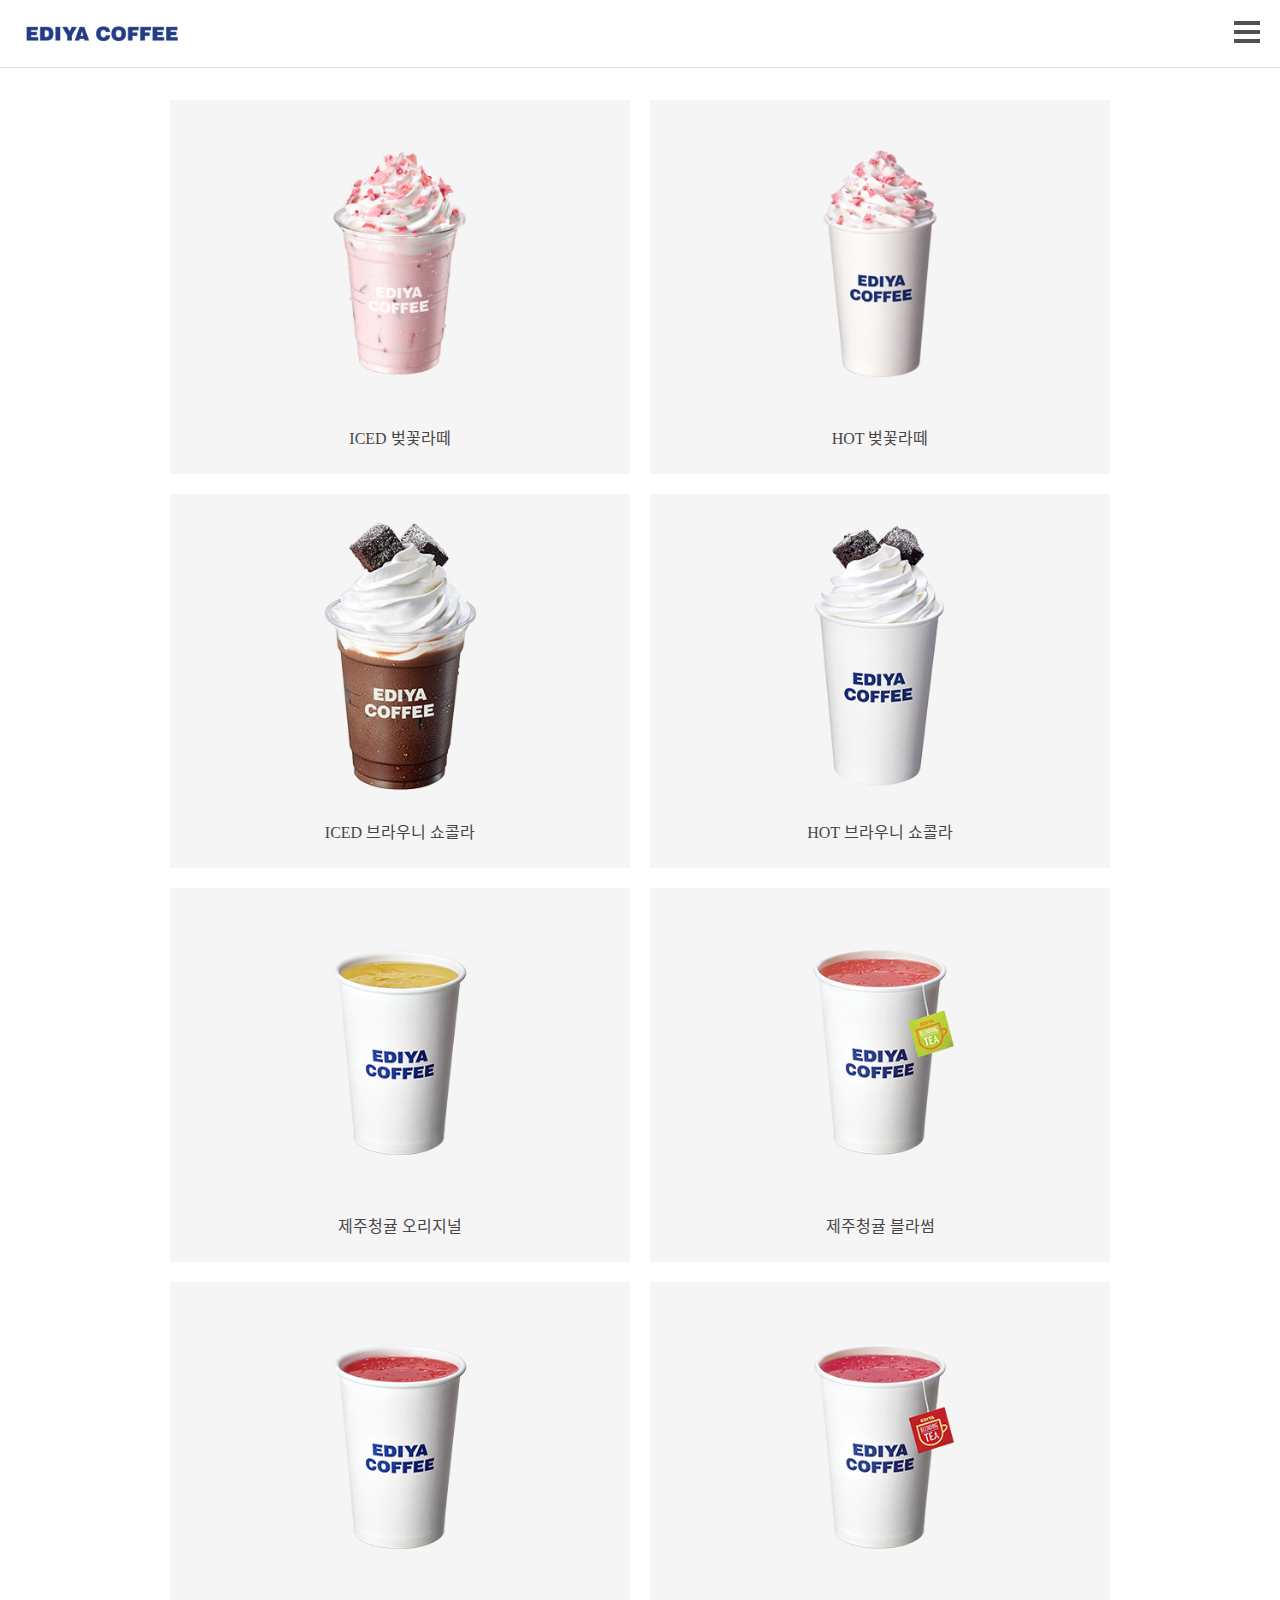
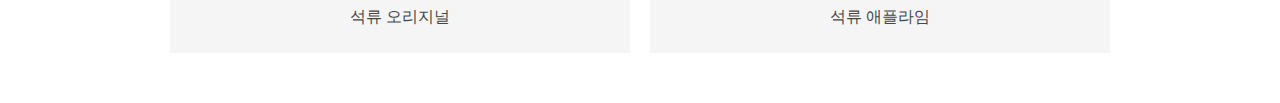
<file: [Chapter 4] 인터랙션 디자인 (JavaScript 스크립팅)/exam/offCanvas-toggleUI/index.html>
<!DOCTYPE html>
<html lang="ko-KR">
<head>
  <meta charset="UTF-8">
  <title>Document</title>
  <link rel="stylesheet" href="./style.css">
</head>
<body>
  <header class="app-header">
  <h1 class="brand">
    <a href="https://www.ediya.com/" target="_blank">
      <span class="a11y-hidden">EDIYA COFFEE</span>
    </a>
  </h1>
  <button type="button" class="button is-open">
    <img src="./images/navigation-button.gif" alt="메뉴 열기">
  </button>
  <nav hidden class="app-navigation">
    <ul class="reset-list">
      <li><a href="#">메뉴</a></li>
      <li><a href="#">이디야멤버스</a></li>
      <li><a href="#">이디야커피랩</a></li>
      <li><a href="#">이디야컬쳐랩</a></li>
      <li><a href="#">공지사항</a></li>
      <li><a href="#">매장찾기</a></li>
    </ul>
    <button type="button" class="button is-close-menu" aria-label="메뉴 닫기">×</button>
  </nav>
</header>
<main class="app-main">
  <ul class="ediya-menu reset-list">
    <li class="ediya-menu__item">
      <a href="#">
        <figure>
          <img src="./images/ICED-벚꽃라떼.png" alt width="323" height="323">
          <figcaption>ICED 벚꽃라떼</figcaption>
        </figure>
      </a>
      <div hidden class="ediya-menu__item--detail">
          <strong class="ediya-menu__item--name">ICED 벚꽃라떼<span lang="en">Cherry Blossom Latte</span></strong>
          <p>은은한 벚꽃향과 라즈베리 화이트 초콜릿 토핑이 올라간 핑크빛 라떼</p>
          <div class="ediya-menu__item--multi-column is-2">
            <p>
              <span>칼로리<b>(393kcal)</b></span>
              <span>당류<b>(35g)</b></span>
              <span>단백질<b>(7g)</b></span>
              <span>포화지방<b>(18.6g)</b></span>
              <span>나트륨<b>(149mg)</b></span>
              <span>카페인<b>(0mg)</b></span>
            </p>
          </div>
          <button type="button" class="button is-close-panel" aria-label="아이템 소개 패널 닫기">×</button>
        </div>
    </li>
    <li class="ediya-menu__item">
      <a href="#" target="_blank">
        <figure>
          <img src="./images/HOT-벚꽃라떼.png" alt width="323" height="323">
          <figcaption>HOT 벚꽃라떼</figcaption>
        </figure>
      </a>
      <div hidden class="ediya-menu__item--detail">
          <strong class="ediya-menu__item--name">HOT 벚꽃라떼<span lang="en">Cherry Blossom Latte</span></strong>
          <p>은은한 벚꽃향과 라즈베리 화이트 초콜릿 토핑이 올라간 핑크빛 라떼</p>
          <div class="ediya-menu__item--multi-column is-2">
            <p>
              <span>칼로리<b>(430kcal)</b></span>
              <span>당류<b>(38g)</b></span>
              <span>단백질<b>(10g)</b></span>
              <span>포화지방<b>(19.0g)</b></span>
              <span>나트륨<b>(190mg)</b></span>
              <span>카페인<b>(0mg)</b></span>
            </p>
          </div>
          <button type="button" class="button is-close-panel" aria-label="아이템 소개 패널 닫기">×</button>
        </div>
    </li>
    <li class="ediya-menu__item">
      <a href="#" target="_blank">
        <figure>
          <img src="./images/ICED-브라우니-쇼콜라.png" alt width="323" height="323">
          <figcaption>ICED 브라우니 쇼콜라</figcaption>
        </figure>
      </a>
      <div hidden class="ediya-menu__item--detail">
          <strong class="ediya-menu__item--name">ICED 브라우니 쇼콜라<span lang="en">Brownie Chocolate</span></strong>
          <p>깊고 진한 초콜릿의 맛에 부드러운 휘핑크림과 브라우니를 함께 어울러져 고급스러운 디저트 같은 초콜릿 음료</p>
          <div class="ediya-menu__item--multi-column is-2">
            <p>
              <span>칼로리<b>(503kcal)</b></span>
              <span>당류<b>(42g)</b></span>
              <span>단백질<b>(9g)</b></span>
              <span>포화지방<b>(20.8g)</b></span>
              <span>나트륨<b>(262mg)</b></span>
              <span>카페인<b>(12mg)</b></span>
            </p>
          </div>
          <button type="button" class="button is-close-panel" aria-label="아이템 소개 패널 닫기">×</button>
        </div>
    </li>
    <li class="ediya-menu__item">
      <a href="#" target="_blank">
        <figure>
          <img src="./images/HOT-브라우니-쇼콜라.png" alt width="323" height="323">
          <figcaption>HOT 브라우니 쇼콜라</figcaption>
        </figure>
      </a>
      <div hidden class="ediya-menu__item--detail">
          <strong class="ediya-menu__item--name">HOT 브라우니 쇼콜라<span lang="en">Brownie Chocolate</span></strong>
          <p>깊고 진한 초콜릿의 맛에 부드러운 휘핑크림과 브라우니를 함께 어울러져 고급스러운 디저트 같은 초콜릿 음료</p>
          <div class="ediya-menu__item--multi-column is-2">
            <p>
              <span>칼로리<b>(503kcal)</b></span>
              <span>당류<b>(42g)</b></span>
              <span>단백질<b>(9g)</b></span>
              <span>포화지방<b>(20.9g)</b></span>
              <span>나트륨<b>(299mg)</b></span>
              <span>카페인<b>(12mg)</b></span>
            </p>
          </div>
          <button type="button" class="button is-close-panel" aria-label="아이템 소개 패널 닫기">×</button>
        </div>
    </li>
    <li class="ediya-menu__item">
      <a href="#" target="_blank">
        <figure>
          <img src="./images/제주청귤-오리지널.png" alt width="323" height="323">
          <figcaption>제주청귤 오리지널</figcaption>
        </figure>
      </a>
      <div hidden class="ediya-menu__item--detail">
          <strong class="ediya-menu__item--name">제주청귤 오리지널<span lang="en">Jeju Green Tangerine Tea</span></strong>
          <p>청정 제주지역에서 자라난 귀한 청귤의 풍부한 과육을 맛볼 수 있는 새콤달콤한 홈메이드 스타일 과일차</p>
          <div class="ediya-menu__item--multi-column is-2">
            <p>
              <span>칼로리<b>(218kcal)</b></span>
              <span>당류<b>(51g)</b></span>
              <span>단백질<b>(0g)</b></span>
              <span>포화지방<b>(0.1g)</b></span>
              <span>나트륨<b>(4mg)</b></span>
              <span>카페인<b>(0mg)</b></span>
            </p>
          </div>
          <button type="button" class="button is-close-panel" aria-label="아이템 소개 패널 닫기">×</button>
        </div>
    </li>
    <li class="ediya-menu__item">
      <a href="#" target="_blank">
        <figure>
          <img src="./images/제주청귤-블라썸.png" alt width="323" height="323">
          <figcaption>제주청귤 블라썸</figcaption>
        </figure>
      </a>
      <div hidden class="ediya-menu__item--detail">
          <strong class="ediya-menu__item--name">제주청귤 블라썸<span lang="en">Jeju Green Tangerine Blossom</span></strong>
          <p>청귤의 새콤함이 복숭아, 포도 등의 다양한 과일향과 함께 어우러져 밸런스가 훌륭한 블렌딩티</p>
          <div class="ediya-menu__item--multi-column is-2">
            <p>
              <span>칼로리<b>(202kcal)</b></span>
              <span>당류<b>(46g)</b></span>
              <span>단백질<b>(1g)</b></span>
              <span>포화지방<b>(0.1g)</b></span>
              <span>나트륨<b>(5mg)</b></span>
              <span>카페인<b>(0mg)</b></span>
            </p>
          </div>
          <button type="button" class="button is-close-panel" aria-label="아이템 소개 패널 닫기">×</button>
        </div>
    </li>
    <li class="ediya-menu__item">
      <a href="#" target="_blank">
        <figure>
          <img src="./images/석류-오리지널.png" alt width="323" height="323">
          <figcaption>석류 오리지널</figcaption>
        </figure>
      </a>
      <div hidden class="ediya-menu__item--detail">
          <strong class="ediya-menu__item--name">석류 오리지널<span lang="en">Pomegranate Tea</span></strong>
          <p>석류 특유의 산뜻한 향과 깔끔한 뒷맛이 느껴지며, 과육이 한알 한알 살아있는 붉은 빛의 매력적인 과일차</p>
          <div class="ediya-menu__item--multi-column is-2">
            <p>
              <span>칼로리<b>(210kcal)</b></span>
              <span>당류<b>(42g)</b></span>
              <span>단백질<b>(0g)</b></span>
              <span>포화지방<b>(0.1g)</b></span>
              <span>나트륨<b>(5mg)</b></span>
              <span>카페인<b>(0mg)</b></span>
            </p>
          </div>
          <button type="button" class="button is-close-panel" aria-label="아이템 소개 패널 닫기">×</button>
        </div>
    </li>
    <li class="ediya-menu__item">
      <a href="#" target="_blank">
        <figure>
          <img src="./images/석류-애플라임.png" alt width="323" height="323">
          <figcaption>석류 애플라임</figcaption>
        </figure>
      </a>
      <div hidden class="ediya-menu__item--detail">
          <strong class="ediya-menu__item--name">석류 애플라임<span lang="en">Pomegranate Apple Lime</span></strong>
          <p>산뜻한 석류에 다양한 과일과 꽃, 그리고 샴페인의 향이 더해져 보다 깊고 중후한 맛이 느껴지는 블렌딩티</p>
          <div class="ediya-menu__item--multi-column is-2">
            <p>
              <span>칼로리<b>(220kcal)</b></span>
              <span>당류<b>(42g)</b></span>
              <span>단백질<b>(1g)</b></span>
              <span>포화지방<b>(0.1g)</b></span>
              <span>나트륨<b>(7mg)</b></span>
              <span>카페인<b>(0mg)</b></span>
            </p>
          </div>
          <button type="button" class="button is-close-panel" aria-label="아이템 소개 패널 닫기">×</button>
        </div>
    </li>
  </ul>
</main>
<script src="./ui.js"></script>
</body>
</html>
</file>
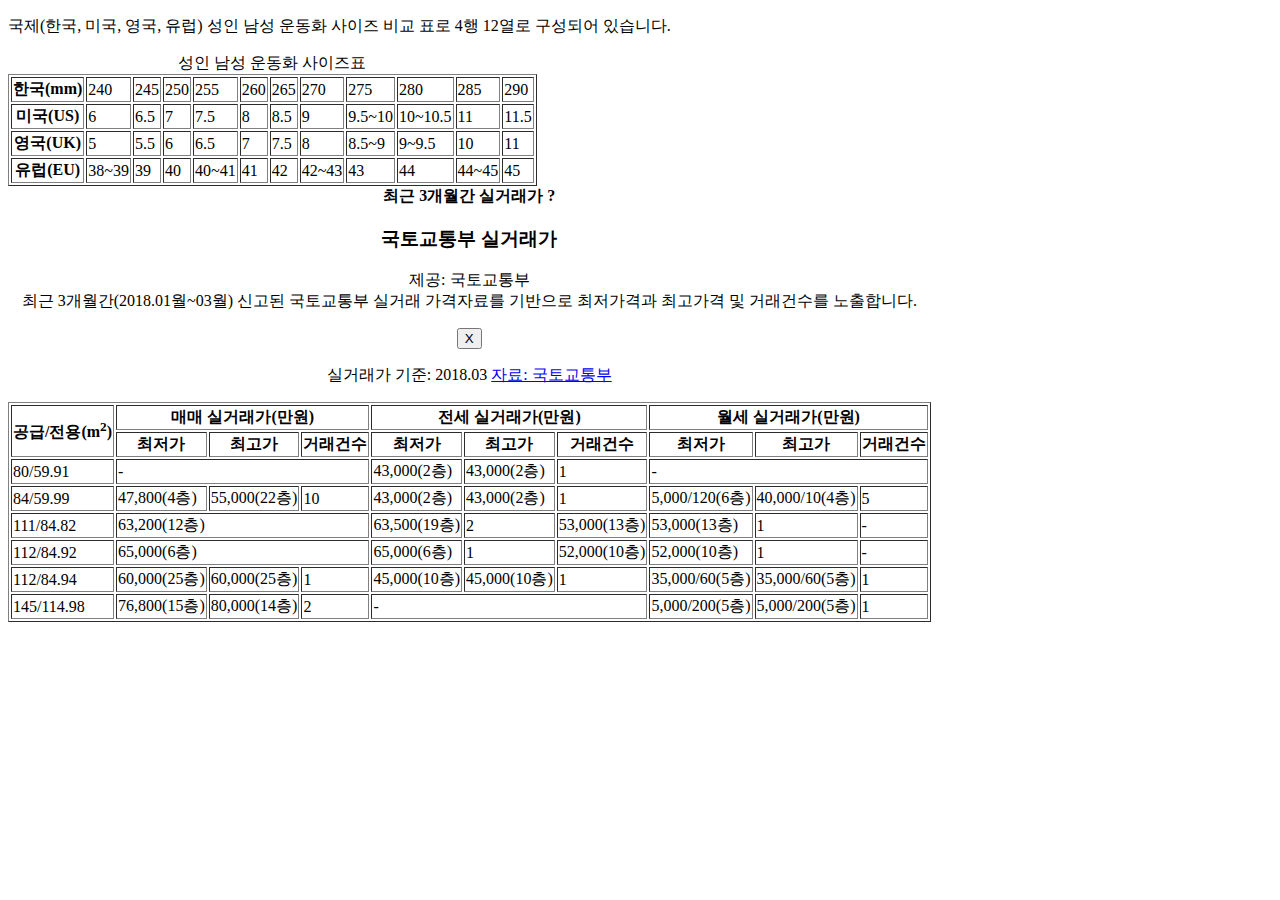
<file: structure-exam/tabular.html>
<!DOCTYPE html>
<html lang="ko-KR">
<head>
  <meta charset="UTF-8">
  <title>HTML 테이블(Table) 요소들</title>
  <style>
    .a11y-hidden {
      overflow: hidden;
      position: absolute;
      clip:     rect(0,0,0,0);
      width:    1px;
      height:   1px;
      margin:   -1px;
      border:   0;
      padding:  0;
    }
    caption.a11y-hidden { position: static; }
  </style>
</head>
<body>

  <!--

    <table> 요소
      - 테이블 몸체에 해당되며, 행(row)/열(column) 및 셀(cell)을 포함한다.
        복잡한 내용을 x, y축에 따라 이해하기 쉽게 데이터를 구조화하는데 테이블을 사용한다.
        가장 좋은 테이블 디자인은 최대한 단순하게 표를 구성하는 것이다.
        테이블 내 테이블을 중첩해서는 안된다.
        테이블을 레이아웃(배치) 목적으로 사용해서는 안된다.
        border 속성을 사용해 테두리를 그릴 수 있다. (CSS로 대체하는 것이 좋다)

    <caption> 요소
      - 테이블의 제목을 명시적으로 제공하며, 제작자는 표의 내용을 이해할 수 있도록 정보를 제공해야 함.
        테이블 내용이 복잡해 설명이 필요하다면 아래 나열된 방법 중 하나를 선택해 기술해야 한다.

      [설명(summary)을 추가하는 방법]
        1. aria-describedby 속성을 사용해 설명 단락(paragraph)을 연결
        2. <figure> 요소에 aria-labelledby 속성을 사용해 제목(caption)을 연결

    <tr> 요소
      - 테이블의 행(row)을 말하며 내부에 셀 제목(header), 셀 내용(data)을 포함한다.
      -

    <th> 요소
      - 테이블 셀 제목(header cell in a table)으로 행(tr) 내부에 포함되어야 한다.

        [속성]
          scope: 행(row) 또는 열(col), 행그룹(rowgroup), 열그룹(colgroup)의 제목임을 명시
          abbr: 제목이 길어 축약(Abbreviation)이 필요할 때 사용
          colspan: 열(column)을 그룹 지을 때 사용
          rowspan: 행(row)을 그룹 지을 때 사용

    <td> 요소
      - 테이블 셀 내용(data cell in a table)으로 행(tr) 내부에 포함되어야 한다.

        [속성]
          colspan: 열(column)을 그룹 지을 때 사용
          rowspan: 행(row)을 그룹 지을 때 사용
          headers: 셀 제목을 하나 이상 연결하여 읽기 용이하도록 구성할 때 사용

    <thead> 요소
      - 테이블 행 블록(row block) 내에 제목 열 그룹(column headers)으로 구성할 경우 사용한다.
        선택적(option)으로 사용한다. (필수 아님)

    <tbody> 요소
      - 행 블록 내에 테이블 데이터로 구성할 때 사용한다.
        선택적(option)으로 사용한다. (필수 아님)

    <tfoot> 요소
      - 행 블록 내에 열 요약(column summaries)로 구성할 때 사용한다.
        선택적(option)으로 사용한다. (필수 아님)

    <col> 요소
      - 테이블 열(column)을 하나 이상 묶고자 할 때 사용한다.
        일반적으로 colgroup 요소 내부에 포함시킨다.
        선택적(option)으로 사용한다. (필수 아님)

      [속성]
        span: 열 묶음 개수 설정

    <colgroup> 요소
      - 테이블 열(column) 그룹을 만들고자 할 때 사용한다.
        내부에 col 요소를 포함하거나, 포함하지 않을 수 있다.
        선택적(option)으로 사용한다. (필수 아님)

      [속성]
        span: colgroup 요소가 col을 포함하지 않을 경우, 열 묶음 개수 설정

  -->

  <!-- 간단한 표 -->
<p id="compare-shoes-table">국제(한국, 미국, 영국, 유럽) 성인 남성 운동화 사이즈 비교 표로 4행 12열로 구성되어 있습니다.</p>
<table border="1" aria-describedby="compare-shoes-table">
  <caption>성인 남성 운동화 사이즈표</caption>
  <tr>
    <th scope="row">한국(mm)</th>
    <td>240</td>
    <td>245</td>
    <td>250</td>
    <td>255</td>
    <td>260</td>
    <td>265</td>
    <td>270</td>
    <td>275</td>
    <td>280</td>
    <td>285</td>
    <td>290</td>
  </tr>
  <tr>
    <th scope="row">미국(US)</th>
    <td>6</td>
    <td>6.5</td>
    <td>7</td>
    <td>7.5</td>
    <td>8</td>
    <td>8.5</td>
    <td>9</td>
    <td>9.5~10</td>
    <td>10~10.5</td>
    <td>11</td>
    <td>11.5</td>
  </tr>
  <tr>
    <th scope="row">영국(UK)</th>
    <td>5</td>
    <td>5.5</td>
    <td>6</td>
    <td>6.5</td>
    <td>7</td>
    <td>7.5</td>
    <td>8</td>
    <td>8.5~9</td>
    <td>9~9.5</td>
    <td>10</td>
    <td>11</td>
  </tr>
  <tr>
    <th scope="row">유럽(EU)</th>
    <td>38~39</td>
    <td>39</td>
    <td>40</td>
    <td>40~41</td>
    <td>41</td>
    <td>42</td>
    <td>42~43</td>
    <td>43</td>
    <td>44</td>
    <td>44~45</td>
    <td>45</td>
  </tr>
</table>

<table border="1" aria-describedby="real-deal-summary">
  <caption>
    <strong>최근 3개월간 실거래가 <span>?</span></strong>
    <div id="real-deal-summary">
    <h3>국토교통부 실거래가</h3>
    <p>
      제공: 국토교통부<br>
      최근 3개월간(2018.01월~03월) 신고된 국토교통부 실거래 가격자료를
      기반으로 최저가격과 최고가격 및 거래건수를 노출합니다.</p>
      <button type="button" title="닫기" aria-label="닫기">X</button>
    </div>
    <p>실거래가 기준: 2018.03 <a href="https://goo.gl/FxWHEg" target="_blank">자료: 국토교통부</a></p>
  </caption>
  <thead>
    <tr>
      <th id="rd-1" scop="col" rowspan="2">공급/전용(m<sup>2</sup>)</th>
      <th id="rd-2" scop="colgroup" colspan="3">매매 실거래가(만원)</th>
      <th id="rd-3" scop="colgroup" colspan="3">전세 실거래가(만원)</th>
      <th id="rd-4" scop="colgroup" colspan="3">월세 실거래가(만원)</th>
    </tr>
    <tr>
      <th id="rd-2-1" scope="col">최저가</th><th id="rd-2-2" scope="col">최고가</th><th id="rd-2-3" scope="col">거래건수</th>
      <th id="rd-3-1" scope="col">최저가</th><th id="rd-3-2" scope="col">최고가</th><th id="rd-3-3" scope="col">거래건수</th>
      <th id="rd-4-1" scope="col">최저가</th><th id="rd-4-2" scope="col">최고가</th><th id="rd-4-3" scope="col">거래건수</th>
    </tr>
  </thead>
  <tbody>
    <tr>
      <td>80/59.91</td>
      <td headers="rd-1 rd-2" colspan="3">-</td>
      <td headers="rd-1 rd-3 rd-3-1">43,000(2층)</td>
      <td headers="rd-1 rd-3 rd-3-2">43,000(2층)</td>
      <td headers="rd-1 rd-3 rd-3-3">1</td>
      <td headers="rd-1 rd-4" colspan="3">-</td>
    </tr>
    <tr>
      <td>84/59.99</td>
      <td headers="rd-1 rd-2 rd-2-1">47,800(4층)</td>
      <td headers="rd-1 rd-2 rd-2-2">55,000(22층)</td>
      <td headers="rd-1 rd-2 rd-2-3">10</td>
      <td headers="rd-1 rd-3 rd-3-1">43,000(2층)</td>
      <td headers="rd-1 rd-3 rd-3-2">43,000(2층)</td>
      <td headers="rd-1 rd-3 rd-3-3">1</td>
      <td headers="rd-1 rd-4 rd-4-1">5,000/120(6층)</td>
      <td headers="rd-1 rd-4 rd-4-2">40,000/10(4층)</td>
      <td headers="rd-1 rd-4 rd-4-3">5</td>
    </tr>
    <tr>
      <td>111/84.82</td>
      <td headers="rd-1 rd-2 rd-2-1" colspan="3">63,200(12층)</td>
      <td headers="rd-1 rd-3 rd-3-1">63,500(19층)</td>
      <td headers="rd-1 rd-3 rd-3-2">2</td>
      <td headers="rd-1 rd-3 rd-3-3">53,000(13층)</td>
      <td headers="rd-1 rd-4 rd-4-1">53,000(13층)</td>
      <td headers="rd-1 rd-4 rd-4-2">1</td>
      <td headers="rd-1 rd-4 rd-4-3">-</td>
    </tr>
    <tr>
      <td>112/84.92</td>
      <td headers="rd-1 rd-2 rd-2-1" colspan="3">65,000(6층)</td>
      <td headers="rd-1 rd-3 rd-3-1">65,000(6층)</td>
      <td headers="rd-1 rd-3 rd-3-2">1</td>
      <td headers="rd-1 rd-3 rd-3-3">52,000(10층)</td>
      <td headers="rd-1 rd-4 rd-4-1">52,000(10층)</td>
      <td headers="rd-1 rd-4 rd-4-2">1</td>
      <td headers="rd-1 rd-4 rd-4-3">-</td>
    </tr>
      <tr>
        <td>112/84.94 </td>
        <td headers="rd-1 rd-2 rd-2-1">60,000(25층)</td>
        <td headers="rd-1 rd-2 rd-2-2">60,000(25층)</td>
        <td headers="rd-1 rd-2 rd-2-3">1</td>
        <td headers="rd-1 rd-3 rd-3-1">45,000(10층)</td>
        <td headers="rd-1 rd-3 rd-3-2">45,000(10층)</td>
        <td headers="rd-1 rd-3 rd-3-3">1</td>
        <td headers="rd-1 rd-4 rd-4-1">35,000/60(5층)</td>
        <td headers="rd-1 rd-4 rd-4-2">35,000/60(5층)</td>
        <td headers="rd-1 rd-4 rd-4-3">1</td>
      </tr>
      <tr>
        <td>145/114.98</td>
        <td headers="rd-1 rd-2 rd-2-1">76,800(15층)</td>
        <td headers="rd-1 rd-2 rd-2-2">80,000(14층)</td>
        <td headers="rd-1 rd-2 rd-2-3">2</td>
        <td headers="rd-1 rd-3 rd-3-1" colspan="3">-</td>
        <td headers="rd-1 rd-4 rd-4-1">5,000/200(5층)</td>
        <td headers="rd-1 rd-4 rd-4-2">5,000/200(5층)</td>
        <td headers="rd-1 rd-4 rd-4-3">1</td>
      </tr>
  </tbody>
</table>
  <!-- 복잡한 표 -->
    <!-- ? -->

  <!-- URL 주소: https://goo.gl/FxWHEg -->














</body>
</html>
</file>
<file: [Chapter 4] 인터랙션 디자인 (JavaScript 스크립팅)/exam/offCanvas-toggleUI/style.css>
::selection {
  background: #233d84;
  color: #ffffff;
}

body * {
  -webkit-tap-highlight-color: rgba(255,255,200,0.3);
  tap-highlight-color: rgba(255,255,200,0.3);
}

body {
  margin: 0;
  min-height: 100vh;
}

nav a {
  color: inherit;
  text-decoration: none;
}

a img {
  vertical-align: middle;
}



/* --------------------------------------------
 * 헤더 디자인 */
.app-header {
  position: fixed;
  z-index: 600;
  top: 0;
  left: 0;
  right: 0;
  display: flex;
  justify-content: space-between;
  background: rgba(255,255,255,0.4);
  margin-bottom: 30px;
  border-bottom: 1px solid #e0e0e0;
}

/* 브랜드 디자인 */
.brand {
  margin-top: 0;
  margin-bottom: 0;
}

.brand a {
  display: block;
  width: 152px;
  height: 15px;
  padding: 26px;
  background: url("./images/ediya-logo.gif") no-repeat center;
  background-size: 152px 15px;
}

/* 내비게이션 디자인 */
.app-navigation {
  overflow: hidden;
  position: fixed;
  z-index: 1000;
  top: 0;
  left: 0;
  right: 0;
  bottom: 0;
  padding-top: 60px;
  background: hsla(225, 57%, 10%, 0.9);
  color: #fff;
  transition: all 0.4s cubic-bezier(0.66,-0.01, 0.3, 0.99);
  transform: translateX(105vw);
  backdrop-filter: blur(2px);
}

.app-navigation.is-active {
  transform: translateX(0);
}

.app-navigation li {
  border-bottom: 1px solid hsla(225, 57%, 30%, 0.5);
}

.app-navigation a {
  display: block;
  padding: 1em;
  transition: all 0.4s ease;
}

.app-navigation a:hover,
.app-navigation a:focus {
  background: #2e437c;
}

/* 버튼 디자인 */
.app-header .button.is-open {
  user-select: none;
  padding: 20px;
  background: #ffffff;
  transition: all 0.3s ease;
}
.app-header .button.is-open:hover,
.app-header .button.is-open:focus {
  background: #f5f5f5;
}

.app-navigation .button.is-close-menu {
  position: absolute;
  z-index: 10;
  top: 10px;
  right: 10px;
  padding: 20px;
  background: transparent;
  color: #fff;
  font-weight: 100;
  font-size: 40px;
  line-height: 0.5;
  transition: all 0.4s ease;
}

.app-navigation .button.is-close-menu:hover {
  transform: scale(1.2);
}


/* --------------------------------------------
 * 메인 디자인 */
.app-main {
  margin-top: 90px;
  max-width: 960px;
  margin-left: 20px;
  margin-right: 20px;
  box-sizing: border-box;
  margin-bottom: 40px;
}

@media screen and (min-width: 960px) {
  .app-main {
    margin-left: auto;
    margin-right: auto;
  }
}

/* 메뉴 디자인 */
.ediya-menu {
  display: flex;
  justify-content: center;
  align-items: center;
  flex-flow: row wrap;
}

.ediya-menu__item {
  position: relative;
  flex: 1 1 40%;
  margin: 10px 10px;
}

.ediya-menu__item a {
  display: block;
  background: #f5f5f5;
  text-decoration: none;
  color: #464646;
}

.ediya-menu__item figure {
  margin: 0;
  display: flex;
  flex-direction: column;
  text-align: center;
}

.ediya-menu__item img {
  user-select: none;
  max-width: 330px;
  min-width: 240px;
  width: 100%;
  height: auto;
  margin-left: auto;
  margin-right: auto;
  transform: scale(0.85);
  transition: all 0.4s ease;
}

.ediya-menu__item a:hover img {
  transform: scale(0.95);
}

.ediya-menu__item figcaption {
  margin-top: -5px;
  margin-bottom: 25px;
}

.ediya-menu__item--detail {
  opacity: 0;
  position: absolute;
  z-index: 500;
  top: 0;
  left: 0;
  right: 0;
  bottom: 0;
  border: 1px solid #e0e0e0;
  padding: 30px 20px;
  background: rgba(255,255,255,0.6);
  transition: all 0.6s ease;
}
.ediya-menu__item--detail.is-active {
  opacity: 1;
}

.ediya-menu__item--name {
  display: block;
  border-bottom: solid 2px #202023;
  padding-bottom: 1em;
  font-weight: 400;
  font-size: 18px;
  color: #202022;
}

.ediya-menu__item--name span {
  display: block;
  font-size: 14px;
  color: #939394;
}

.ediya-menu__item--detail p {
  line-height: 1.6;
  font-size: 13px;
}

.ediya-menu__item--multi-column {
  position: absolute;
  left: 0;
  right: 0;
  bottom: 0;
  column-gap: 20px;
  column-fill: auto;
  column-rule: 1px solid #aaa;
  padding: 1em 1.5em;
  background: #f8f8f8;
}

.ediya-menu__item--multi-column.is-2 {
  column-count: 2;
}

.ediya-menu__item--multi-column p {
  margin: 0;
}

.ediya-menu__item--multi-column span {
  display: block;
}

.ediya-menu__item--detail .button.is-close-panel {
  position: absolute;
  top: 0;
  right: 0;
  padding: 9px 15px;
  font-size: 24px;
  background: transparent;
  transition: all 0.3s ease;
}

.ediya-menu__item--detail .button.is-close-panel:hover {
  background: #f3f3f3;
}

/* --------------------------------------------
 * 공통 클래스 */
.reset-list {
  margin-top: 0;
  margin-bottom: 0;
  padding-left: 0;
  list-style: none;
}

.button {
  cursor: pointer;
  border: none;
}

.a11y-hidden {
  overflow: hidden;
  position: absolute !important;
  top: -9999em;
  clip: rect(0, 0, 0, 0);
  width: 1px;
  height: 1px;
  margin: -1px;
}
</file>
